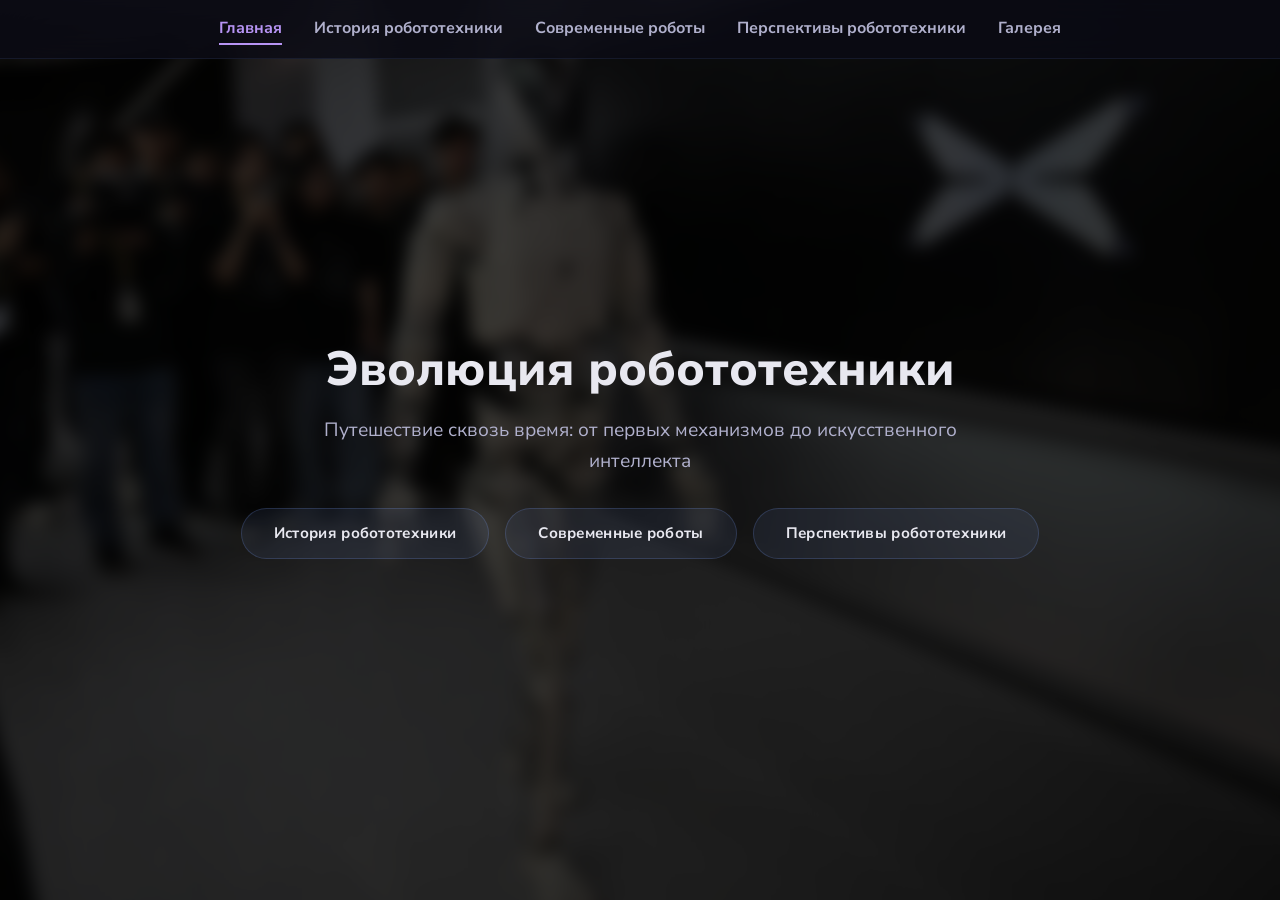
<file: index.html>
<!DOCTYPE html>
<html lang="ru">
<head>
    <meta charset="UTF-8">
    <meta name="viewport" content="width=device-width, initial-scale=1.0">
    <title>Эволюция робототехники | Главная</title>
    <link href="https://fonts.googleapis.com/css2?family=Nunito+Sans:opsz,wght@6..12,400;6..12,500;6..12,600;6..12,700;6..12,800;6..12,900&display=swap" rel="stylesheet">
    <link rel="stylesheet" href="css/style.css">
    <style>
        .hero {
            position: relative;
            background: linear-gradient(135deg, rgba(17, 17, 34, 0.6), rgba(10, 10, 20, 0.8));
            overflow: hidden;
        }
        
        .hero::before {
            content: '';
            position: absolute;
            top: 0;
            left: 0;
            right: 0;
            bottom: 0;
            background: linear-gradient(135deg, rgba(0, 0, 0, 0.7), rgba(0, 0, 0, 0.85)),
                        url('images/robot-bg.jpg');
            background-size: cover;
            background-position: center 60%; 
            background-repeat: no-repeat;
            filter: blur(8px);
            transform: scale(1.05);
            z-index: 0;
        }
        
        .hero h1,
        .hero p,
        .hero .btn-group {
            position: relative;
            z-index: 2;
        }
        
        @media (max-width: 768px) {
            .hero::before {
                filter: blur(5px);
                background-position: center 55%;
            }
        }
    </style>
</head>
<body>
    <header>
        <nav>
            <ul class="nav-links">
                <li><a href="index.html">Главная</a></li>
                <li><a href="pages/yesterday.html">История робототехники</a></li>
                <li><a href="pages/today.html">Современные роботы</a></li>
                <li><a href="pages/tomorrow.html">Перспективы робототехники</a></li>
                <li><a href="pages/gallery.html">Галерея</a></li>
            </ul>
            <div class="burger"><span></span><span></span><span></span></div>
        </nav> 
    </header>

    <section class="hero">
        <h1>Эволюция робототехники</h1>
        <p>Путешествие сквозь время: от первых механизмов до искусственного интеллекта</p>
        <div class="btn-group">
            <a href="pages/yesterday.html" class="btn btn-primary">История робототехники</a>
            <a href="pages/today.html" class="btn btn-primary">Современные роботы</a>
            <a href="pages/tomorrow.html" class="btn btn-primary">Перспективы робототехники</a>
        </div>
    </section>
    <script src="js/script.js"></script>
</body>
</html>
</file>
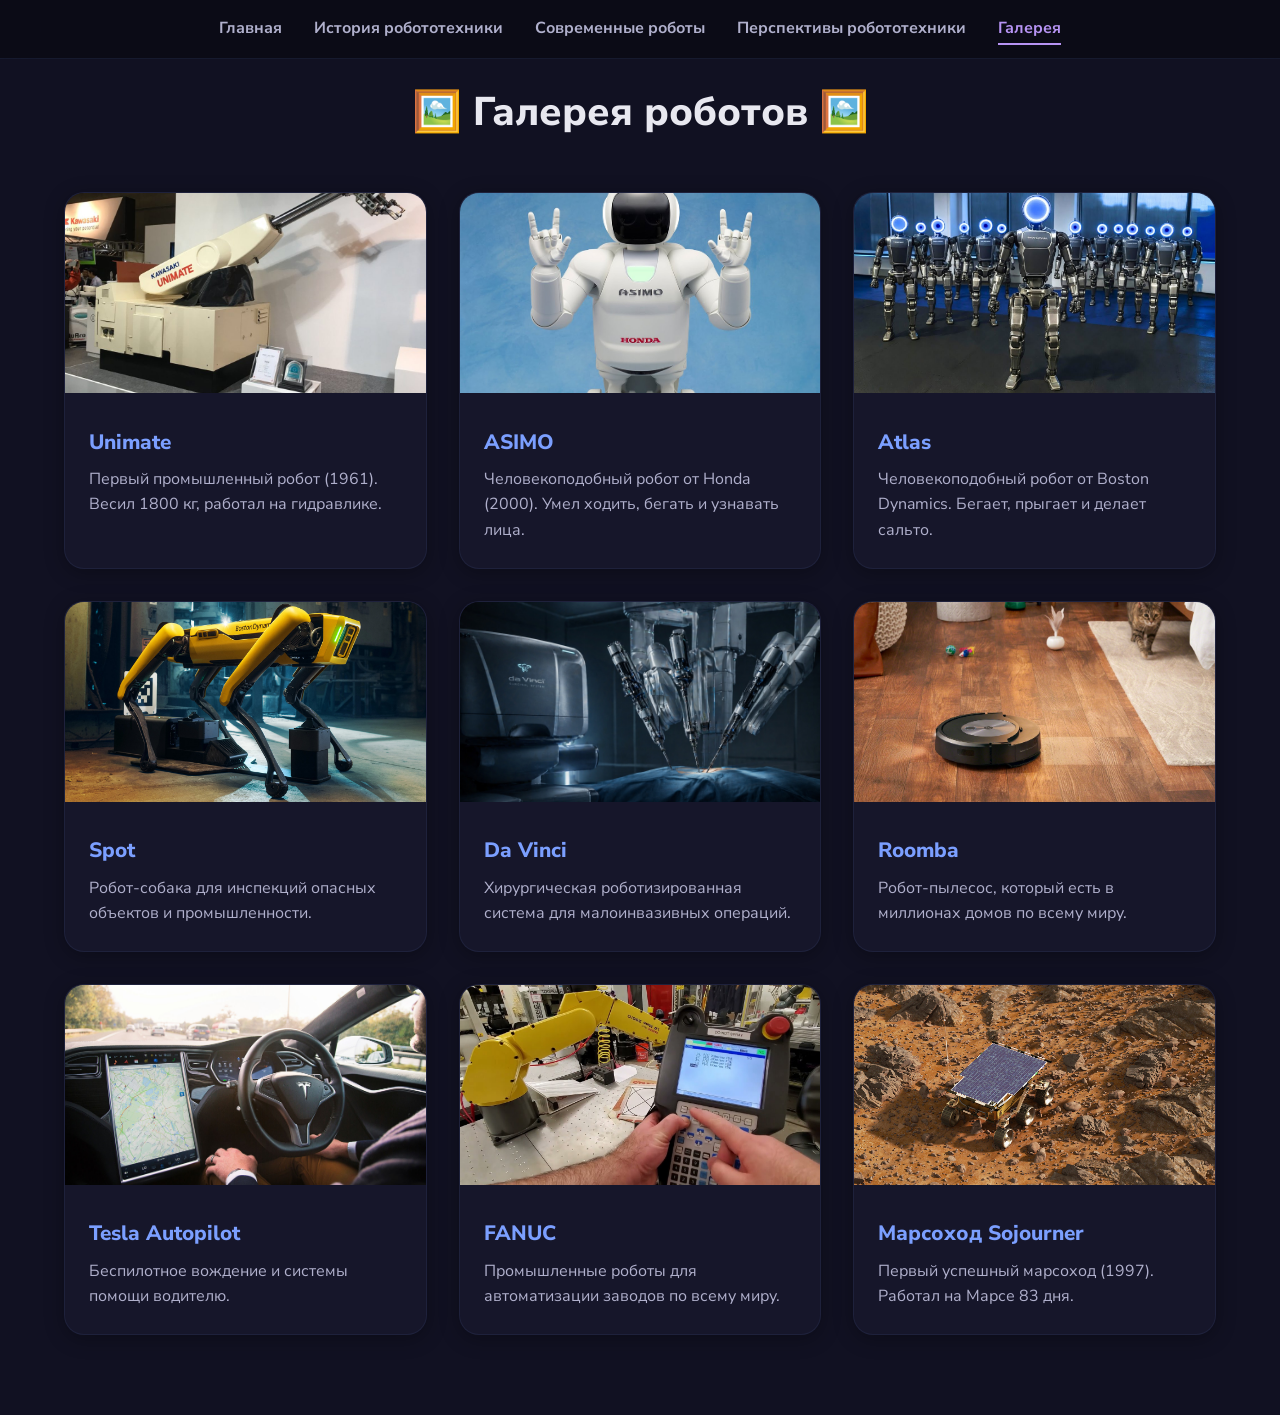
<file: pages/gallery.html>
<!DOCTYPE html>
<html lang="ru">
<head>
    <meta charset="UTF-8">
    <meta name="viewport" content="width=device-width, initial-scale=1.0">
    <title>Галерея роботов</title>
	  <link href="https://fonts.googleapis.com/css2?family=Nunito+Sans:opsz,wght@6..12,400;6..12,500;6..12,600;6..12,700;6..12,800;6..12,900&display=swap" rel="stylesheet">
    <link rel="stylesheet" href="../css/style.css">
</head>
<body>
    <header>
        <nav>
            <ul class="nav-links">
                <li><a href="../index.html">Главная</a></li>
                <li><a href="yesterday.html">История робототехники</a></li>
                <li><a href="today.html">Современные роботы</a></li>
                <li><a href="tomorrow.html">Перспективы робототехники</a></li>
                <li><a href="gallery.html">Галерея</a></li>
            </ul>
            <div class="burger"><span></span><span></span><span></span></div>
        </nav>
    </header>

    <section>
        <h1 class="section-title">🖼️ Галерея роботов 🖼️</h1>
        <div class="cards-grid">
            
            <div class="card" onclick="openModal('../images/unimate.jpg')">
                <img src="../images/unimate.jpg" 
                     alt="Unimate"
                     class="card-img"
                     onerror="this.onerror=null; this.style.display='none'; this.parentElement.querySelector('.card-img-placeholder').style.display='flex';">
                <div class="card-img-placeholder" style="display: none;">🏭🤖</div>
                <h3>Unimate</h3>
                <p>Первый промышленный робот (1961). Весил 1800 кг, работал на гидравлике.</p>
            </div>

            <div class="card" onclick="openModal('../images/asimo.jpg')">
                <img src="../images/asimo.jpg" 
                     alt="ASIMO"
                     class="card-img"
                     onerror="this.onerror=null; this.style.display='none'; this.parentElement.querySelector('.card-img-placeholder').style.display='flex';">
                <div class="card-img-placeholder" style="display: none;">🚶‍♂️🤖</div>
                <h3>ASIMO</h3>
                <p>Человекоподобный робот от Honda (2000). Умел ходить, бегать и узнавать лица.</p>
            </div>

            <div class="card" onclick="openModal('../images/atlas.jpg')">
                <img src="../images/atlas.jpg" 
                     alt="Atlas"
                     class="card-img"
                     onerror="this.onerror=null; this.style.display='none'; this.parentElement.querySelector('.card-img-placeholder').style.display='flex';">
                <div class="card-img-placeholder" style="display: none;">🏃🤖</div>
                <h3>Atlas</h3>
                <p>Человекоподобный робот от Boston Dynamics. Бегает, прыгает и делает сальто.</p>
            </div>

            <div class="card" onclick="openModal('../images/spot.jpeg')">
                <img src="../images/spot.jpeg" 
                     alt="Spot"
                     class="card-img"
                     onerror="this.onerror=null; this.style.display='none'; this.parentElement.querySelector('.card-img-placeholder').style.display='flex';">
                <div class="card-img-placeholder" style="display: none;">🐕🤖</div>
                <h3>Spot</h3>
                <p>Робот-собака для инспекций опасных объектов и промышленности.</p>
            </div>

            <div class="card" onclick="openModal('../images/davinci.jpg')">
                <img src="../images/davinci.jpg" 
                     alt="Da Vinci"
                     class="card-img"
                     onerror="this.onerror=null; this.style.display='none'; this.parentElement.querySelector('.card-img-placeholder').style.display='flex';">
                <div class="card-img-placeholder" style="display: none;">🏥🩺</div>
                <h3>Da Vinci</h3>
                <p>Хирургическая роботизированная система для малоинвазивных операций.</p>
            </div>

            <div class="card" onclick="openModal('../images/roomba.jpg')">
                <img src="../images/roomba.jpg" 
                     alt="Roomba"
                     class="card-img"
                     onerror="this.onerror=null; this.style.display='none'; this.parentElement.querySelector('.card-img-placeholder').style.display='flex';">
                <div class="card-img-placeholder" style="display: none;">🧹🏠</div>
                <h3>Roomba</h3>
                <p>Робот-пылесос, который есть в миллионах домов по всему миру.</p>
            </div>

            <div class="card" onclick="openModal('../images/tesla.jpg')">
                <img src="../images/tesla.jpg" 
                     alt="Tesla"
                     class="card-img"
                     onerror="this.onerror=null; this.style.display='none'; this.parentElement.querySelector('.card-img-placeholder').style.display='flex';">
                <div class="card-img-placeholder" style="display: none;">🚗⚡</div>
                <h3>Tesla Autopilot</h3>
                <p>Беспилотное вождение и системы помощи водителю.</p>
            </div>

            <div class="card" onclick="openModal('../images/fanuc.jpg')">
                <img src="../images/fanuc.jpg" 
                     alt="FANUC"
                     class="card-img"
                     onerror="this.onerror=null; this.style.display='none'; this.parentElement.querySelector('.card-img-placeholder').style.display='flex';">
                <div class="card-img-placeholder" style="display: none;">🏭⚙️</div>
                <h3>FANUC</h3>
                <p>Промышленные роботы для автоматизации заводов по всему миру.</p>
            </div>

            <div class="card" onclick="openModal('../images/mars-rover.jpg')">
                <img src="../images/mars-rover.jpg" 
                     alt="Mars Rover"
                     class="card-img"
                     onerror="this.onerror=null; this.style.display='none'; this.parentElement.querySelector('.card-img-placeholder').style.display='flex';">
                <div class="card-img-placeholder" style="display: none;">🪐🚀</div>
                <h3>Марсоход Sojourner</h3>
                <p>Первый успешный марсоход (1997). Работал на Марсе 83 дня.</p>
            </div>

        </div>
    </section>

    <div id="modal" class="modal" onclick="closeModal()">
        <span class="modal-close">&times;</span>
        <img id="modal-img" src="[data-uri]" alt="Изображение робота">
    </div> 
    <script src="../js/script.js"></script>
</body>
</html>
</file>
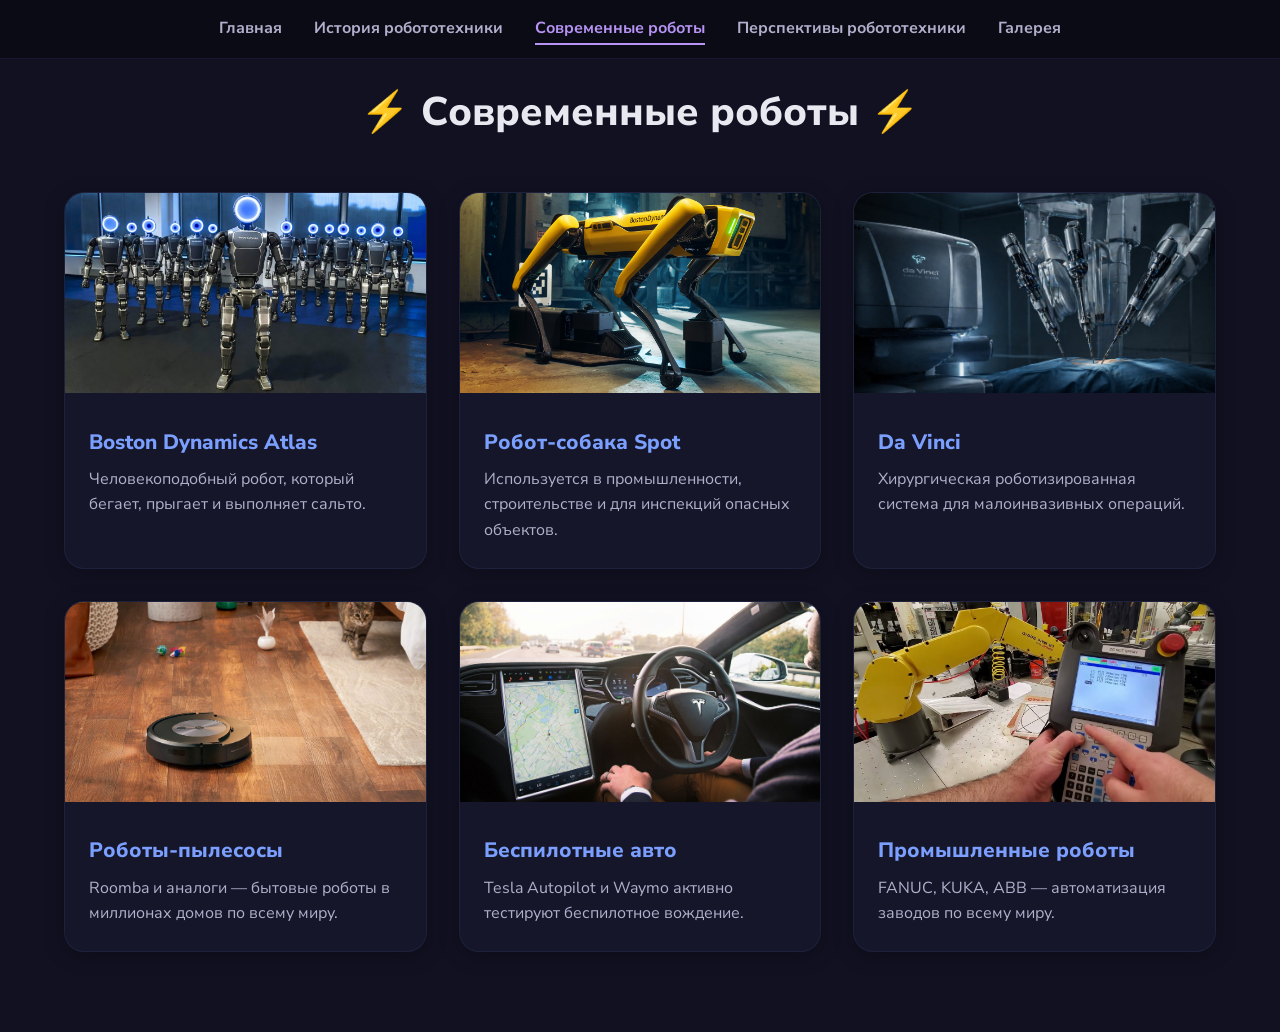
<file: pages/today.html>
<!DOCTYPE html>
<html lang="ru">
<head>
    <meta charset="UTF-8">
    <meta name="viewport" content="width=device-width, initial-scale=1.0">
    <title>Современные роботы</title>
	 <link href="https://fonts.googleapis.com/css2?family=Nunito+Sans:opsz,wght@6..12,400;6..12,500;6..12,600;6..12,700;6..12,800;6..12,900&display=swap" rel="stylesheet">
    <link rel="stylesheet" href="../css/style.css">
    <style>
        .card-img-placeholder {
            width: 100%;
            height: 200px;
            background: linear-gradient(135deg, #1e2a3a, #0f1724);
            display: flex;
            align-items: center;
            justify-content: center;
            font-size: 4rem;
            color: #7b9fff;
            border-bottom: 1px solid rgba(123, 159, 255, 0.2);
        }
    </style>
</head>
<body>
    <header>
        <nav>
            <ul class="nav-links">
                <li><a href="../index.html">Главная</a></li>
                <li><a href="yesterday.html">История робототехники</a></li>
                <li><a href="today.html">Современные роботы</a></li>
                <li><a href="tomorrow.html">Перспективы робототехники</a></li>
                <li><a href="gallery.html">Галерея</a></li>
            </ul>
            <div class="burger"><span></span><span></span><span></span></div>
        </nav>
    </header>

    <section>
       <h1 class="visually-hidden">Современные роботы</h1>
		<h2 class="section-title">⚡ Современные роботы ⚡</h2>
        <div class="cards-grid">
            <div class="card">
                <img src="../images/atlas.jpg" 
                     alt="Atlas" 
                     class="card-img"
                     onerror="this.onerror=null; this.parentElement.querySelector('.fallback-icon-1')?.style.display='flex'; this.style.display='none';">
                <div class="card-img-placeholder fallback-icon-1" style="display: none;">🤖🏃</div>
                <h3>Boston Dynamics Atlas</h3>
                <p>Человекоподобный робот, который бегает, прыгает и выполняет сальто.</p>
            </div>
            
            <div class="card">
                <img src="../images/spot.jpeg" 
                     alt="Spot" 
                     class="card-img"
                     onerror="this.onerror=null; this.parentElement.querySelector('.fallback-icon-2')?.style.display='flex'; this.style.display='none';">
                <div class="card-img-placeholder fallback-icon-2" style="display: none;">🐕🤖</div>
                <h3>Робот-собака Spot</h3>
                <p>Используется в промышленности, строительстве и для инспекций опасных объектов.</p>
            </div>
            
            <div class="card">
                <img src="../images/davinci.jpg" 
                     alt="Da Vinci" 
                     class="card-img"
                     onerror="this.onerror=null; this.parentElement.querySelector('.fallback-icon-3')?.style.display='flex'; this.style.display='none';">
                <div class="card-img-placeholder fallback-icon-3" style="display: none;">🏥🩺</div>
                <h3>Da Vinci</h3>
                <p>Хирургическая роботизированная система для малоинвазивных операций.</p>
            </div>
            
            <div class="card">
                <img src="../images/roomba.jpg" 
                     alt="Roomba" 
                     class="card-img"
                     onerror="this.onerror=null; this.parentElement.querySelector('.fallback-icon-4')?.style.display='flex'; this.style.display='none';">
                <div class="card-img-placeholder fallback-icon-4" style="display: none;">🧹🏠</div>
                <h3>Роботы-пылесосы</h3>
                <p>Roomba и аналоги — бытовые роботы в миллионах домов по всему миру.</p>
            </div>
            
            <div class="card">
                <img src="../images/tesla.jpg" 
                     alt="Tesla" 
                     class="card-img"
                     onerror="this.onerror=null; this.parentElement.querySelector('.fallback-icon-5')?.style.display='flex'; this.style.display='none';">
                <div class="card-img-placeholder fallback-icon-5" style="display: none;">🚗⚡</div>
                <h3>Беспилотные авто</h3>
                <p>Tesla Autopilot и Waymo активно тестируют беспилотное вождение.</p>
            </div>
            
            <div class="card">
                <img src="../images/fanuc.jpg" 
                     alt="FANUC" 
                     class="card-img"
                     onerror="this.onerror=null; this.parentElement.querySelector('.fallback-icon-6')?.style.display='flex'; this.style.display='none';">
                <div class="card-img-placeholder fallback-icon-6" style="display: none;">🏭⚙️</div>
                <h3>Промышленные роботы</h3>
                <p>FANUC, KUKA, ABB — автоматизация заводов по всему миру.</p>
            </div>
        </div>
    </section> 
    <script src="../js/script.js"></script>
</body>
</html>
</file>
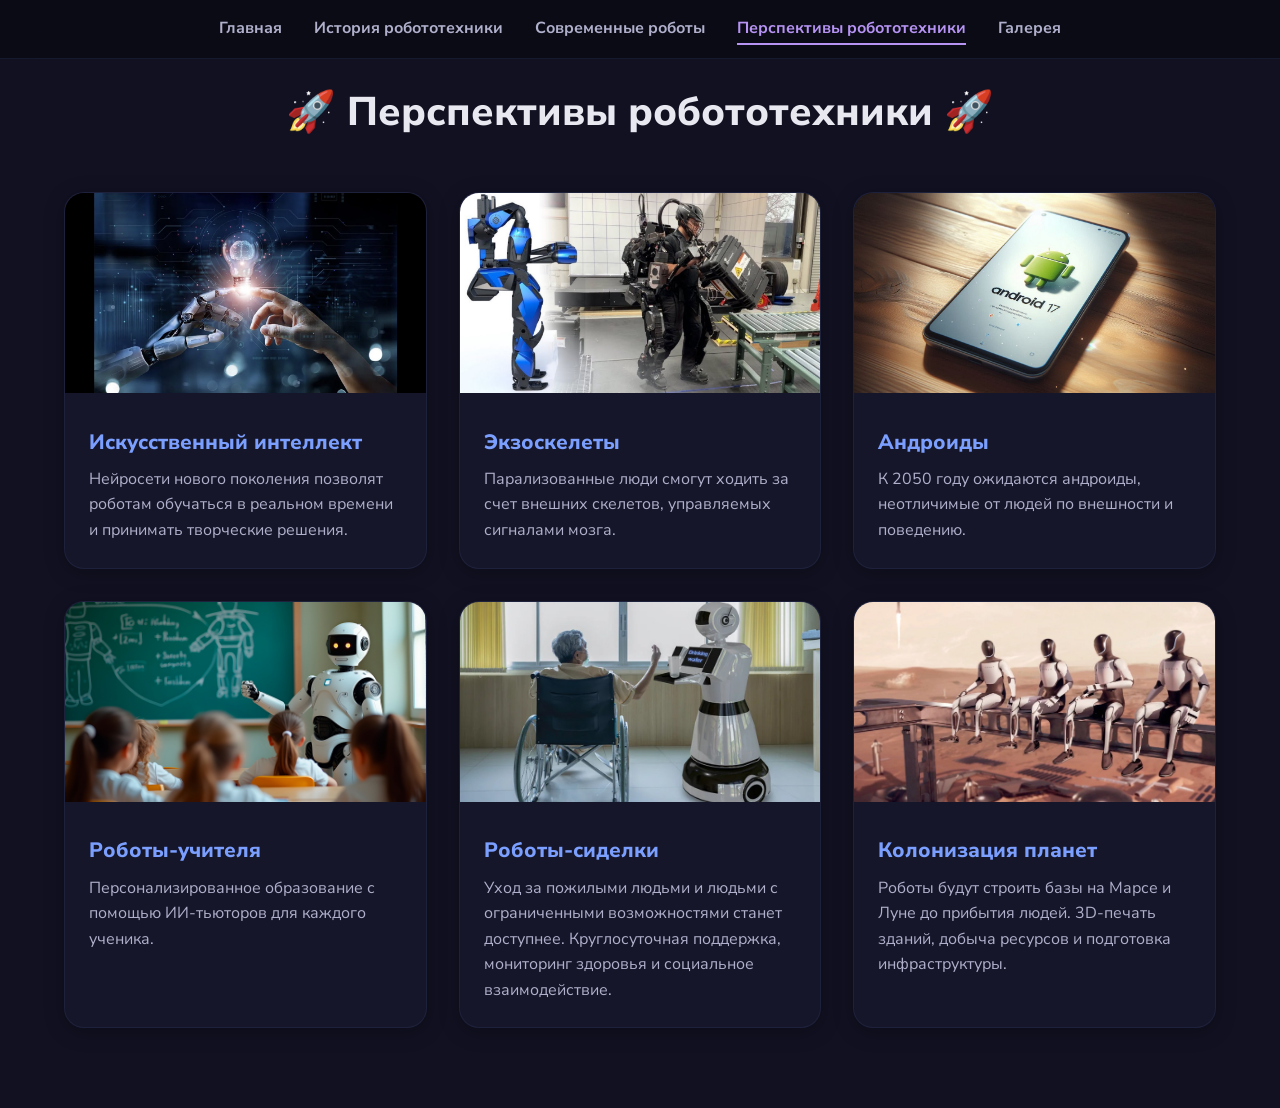
<file: pages/tomorrow.html>
<!DOCTYPE html>
<html lang="ru">
<head>
    <meta charset="UTF-8">
    <meta name="viewport" content="width=device-width, initial-scale=1.0">
    <title>Перспективы робототехники</title>
	 <link href="https://fonts.googleapis.com/css2?family=Nunito+Sans:opsz,wght@6..12,400;6..12,500;6..12,600;6..12,700;6..12,800;6..12,900&display=swap" rel="stylesheet">
    <link rel="stylesheet" href="../css/style.css">
</head>
<body>
    <header>
        <nav>
            <ul class="nav-links">
                <li><a href="../index.html">Главная</a></li>
                <li><a href="yesterday.html">История робототехники</a></li>
                <li><a href="today.html">Современные роботы</a></li>
                <li><a href="tomorrow.html">Перспективы робототехники</a></li>
                <li><a href="gallery.html">Галерея</a></li>
            </ul>
            <div class="burger"><span></span><span></span><span></span></div>
        </nav>
    </header>

    <section>
        <h1 class="section-title">🚀 Перспективы робототехники 🚀 </h1>
        <div class="cards-grid">
            <div class="card">
                <img src="../images/ai-future.jpg" alt="AI" class="card-img">
                <h3>Искусственный интеллект</h3>
                <p>Нейросети нового поколения позволят роботам обучаться в реальном времени и принимать творческие решения.</p>
            </div>
            <div class="card">
                <img src="../images/exoskeleton.jpg" alt="Exoskeleton" class="card-img">
                <h3>Экзоскелеты</h3>
                <p>Парализованные люди смогут ходить за счет внешних скелетов, управляемых сигналами мозга.</p>
            </div>
            <div class="card">
                <img src="../images/android.jpeg" alt="Android" class="card-img">
                <h3>Андроиды</h3>
                <p>К 2050 году ожидаются андроиды, неотличимые от людей по внешности и поведению.</p>
            </div>
            <div class="card">
                <img src="../images/robot-teacher.jpg" alt="Robot Teacher" class="card-img">
                <h3>Роботы-учителя</h3>
                <p>Персонализированное образование с помощью ИИ-тьюторов для каждого ученика.</p>
            </div>
            
 
            <div class="card">
                <img src="../images/care-robot.jpg" 
                     alt="Робот-сиделка" 
                     class="card-img"
                     onerror="this.onerror=null; this.parentElement.querySelector('.fallback-icon')?.style.display='flex'; this.style.display='none';">
                <div class="card-img-placeholder fallback-icon" style="display: none;">🩺🤖</div>
                <h3>Роботы-сиделки</h3>
                <p>Уход за пожилыми людьми и людьми с ограниченными возможностями станет доступнее. Круглосуточная поддержка, мониторинг здоровья и социальное взаимодействие.</p>
            </div>
            
 
            <div class="card">
                <img src="../images/space-colony.jpg" 
                     alt="Роботы строят базу на Марсе" 
                     class="card-img"
                     onerror="this.onerror=null; this.parentElement.querySelector('.fallback-icon-space')?.style.display='flex'; this.style.display='none';">
                <div class="card-img-placeholder fallback-icon-space" style="display: none;">🚀🪐</div>
                <h3>Колонизация планет</h3>
                <p>Роботы будут строить базы на Марсе и Луне до прибытия людей. 3D-печать зданий, добыча ресурсов и подготовка инфраструктуры.</p>
            </div>
        </div> 
    </section>
    <script src="../js/script.js"></script>
</body>
</html>
</file>
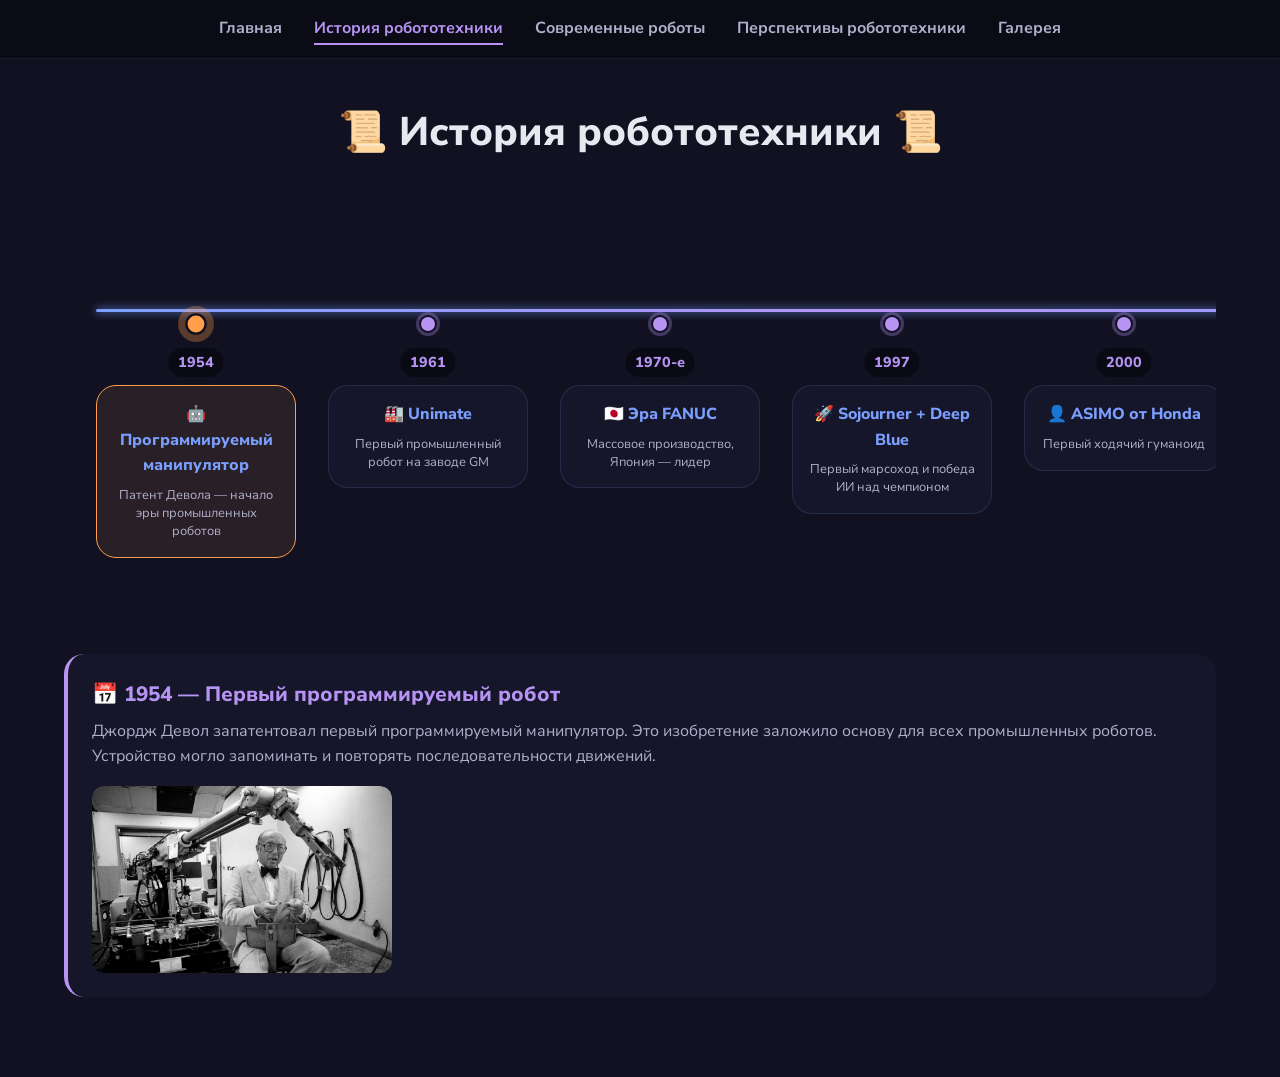
<file: pages/yesterday.html>
<!DOCTYPE html>
<html lang="ru">
<head>
    <meta charset="UTF-8">
    <meta name="viewport" content="width=device-width, initial-scale=1.0">
    <title>История робототехники | Интерактивная шкала</title>
    <link href="https://fonts.googleapis.com/css2?family=Nunito+Sans:opsz,wght@6..12,400;6..12,500;6..12,600;6..12,700;6..12,800;6..12,900&display=swap" rel="stylesheet">
    <link rel="stylesheet" href="../css/style.css">
    <style>
        .card-img {
            width: 100%;
            height: auto;
            aspect-ratio: 16 / 9;
            object-fit: cover;
            display: block;
        }
        
        .cards-grid {
            display: grid;
            grid-template-columns: repeat(auto-fit, minmax(320px, 1fr));
            gap: 2rem;
            margin-top: 2rem;
        }
        
        .card {
            background: var(--bg-card);
            border-radius: var(--radius-md);
            overflow: hidden;
            border: 1px solid rgba(123, 159, 255, 0.08);
            box-shadow: var(--shadow-soft);
            transition: var(--transition-base);
        }
        
        .card:hover {
            transform: translateY(-5px);
            border-color: var(--accent-soft);
            box-shadow: var(--shadow-hover);
        }
        
        .card h3 {
            padding: 1.2rem 1.2rem 0.5rem;
            color: var(--accent-warm);
            font-size: 1.3rem;
        }
        
        .card p {
            padding: 0 1.2rem 1.2rem;
            color: var(--text-secondary);
        }
        
        /* СТИЛИ ДЛЯ ШКАЛЫ */
        .timeline-scroll {
            position: relative;
            overflow-x: auto;
            overflow-y: visible;
            padding: 2rem 0 3rem;
            cursor: grab;
            scroll-behavior: smooth;
        }
        
        .timeline-scroll:active {
            cursor: grabbing;
        }
        
        .timeline-track {
            position: relative;
            width: max-content;
            min-width: 100%;
            display: flex;
            gap: 2rem;
            padding: 1rem 2rem;
        }
        
        .timeline-axis {
            position: absolute;
            top: 65px;
            left: 2rem;
            right: 2rem;
            height: 3px;
            background: linear-gradient(90deg, var(--accent-soft), var(--accent-warm), var(--accent-soft));
            border-radius: 3px;
            box-shadow: 0 0 8px var(--accent-soft);
        }
        
        .timeline-node {
            position: relative;
            flex: 0 0 auto;
            width: 200px;
            cursor: pointer;
        }
        
        .node-dot {
            position: absolute;
            top: 55px;
            left: 50%;
            transform: translateX(-50%);
            width: 18px;
            height: 18px;
            background: var(--accent-warm);
            border: 2px solid var(--bg-dark);
            border-radius: 50%;
            box-shadow: 0 0 0 3px rgba(183, 148, 244, 0.3);
            transition: var(--transition-fast);
            z-index: 2;
        }
        
        .timeline-node:hover .node-dot {
            transform: translateX(-50%) scale(1.3);
            background: var(--accent-soft);
            box-shadow: 0 0 0 5px rgba(123, 159, 255, 0.4);
        }
        
        .node-year {
            position: absolute;
            top: 88px;
            left: 50%;
            transform: translateX(-50%);
            font-weight: 800;
            font-size: 0.9rem;
            background: var(--bg-deep);
            padding: 0.2rem 0.6rem;
            border-radius: 20px;
            white-space: nowrap;
            color: var(--accent-warm);
            z-index: 2;
        }
        
        .node-card {
            margin-top: 125px;
            background: var(--bg-card);
            border-radius: var(--radius-md);
            padding: 1rem;
            text-align: center;
            border: 1px solid rgba(123, 159, 255, 0.15);
            transition: var(--transition-base);
        }
        
        .timeline-node:hover .node-card {
            transform: translateY(-5px);
            background: var(--bg-card-hover);
            border-color: var(--accent-soft);
            box-shadow: var(--shadow-hover);
        }
        
        .node-title {
            font-weight: 800;
            font-size: 1rem;
            color: var(--accent-soft);
            margin-bottom: 0.5rem;
        }
        
        .node-desc {
            font-size: 0.8rem;
            color: var(--text-secondary);
            line-height: 1.4;
        }
        
        .timeline-node.active .node-dot {
            background: #ff9f4a;
            box-shadow: 0 0 0 6px rgba(255, 159, 74, 0.3);
            transform: translateX(-50%) scale(1.2);
        }
        
        .timeline-node.active .node-card {
            border-color: #ff9f4a;
            background: rgba(255, 159, 74, 0.1);
        }
        
        /* ДЕТАЛЬНАЯ ПАНЕЛЬ С КАРТИНКОЙ */
        .timeline-detail {
            margin-top: 2rem;
            padding: 1.5rem;
            background: var(--bg-card);
            border-radius: var(--radius-md);
            border-left: 4px solid var(--accent-warm);
            transition: var(--transition-base);
        }
        
        .timeline-detail h3 {
            color: var(--accent-warm);
            margin-bottom: 0.5rem;
        }
        
        .timeline-detail p {
            color: var(--text-secondary);
            margin-bottom: 1rem;
        }
        
        .detail-image {
            margin-top: 1rem;
            border-radius: var(--radius-sm);
            overflow: hidden;
            max-width: 300px;
        }
        
        .detail-image img {
            width: 100%;
            height: auto;
            display: block;
            border-radius: var(--radius-sm);
        }
        
        .timeline-scroll::-webkit-scrollbar {
            height: 6px;
        }
        
        .timeline-scroll::-webkit-scrollbar-track {
            background: var(--bg-deep);
            border-radius: 10px;
        }
        
        .timeline-scroll::-webkit-scrollbar-thumb {
            background: var(--accent-soft);
            border-radius: 10px;
        }
        
        @media (max-width: 768px) {
            .timeline-node {
                width: 170px;
            }
        }
    </style>
</head>
<body>
    <header> 
        <nav>
            <ul class="nav-links">
                <li><a href="../index.html">Главная</a></li>
                <li><a href="yesterday.html" class="active">История робототехники</a></li>
                <li><a href="today.html">Современные роботы</a></li>
                <li><a href="tomorrow.html">Перспективы робототехники</a></li>
                <li><a href="gallery.html">Галерея</a></li>
            </ul>
            <div class="burger"><span></span><span></span><span></span></div>
        </nav>
    </header>

    <section style="padding-top: 100px;">
        <h1 class="section-title">📜 История робототехники 📜</h1>

        <!-- ИНТЕРАКТИВНАЯ ШКАЛА -->
        <div class="timeline-scroll" id="timelineScroll">
            <div class="timeline-track" id="timelineTrack">
                <div class="timeline-axis"></div>
                
               <div class="timeline-node" data-year="1954" data-title="Первый программируемый робот" data-full="Джордж Девол запатентовал первый программируемый манипулятор. Это изобретение заложило основу для всех промышленных роботов. Устройство могло запоминать и повторять последовательности движений." data-img="../images/devoll-patent.jpg">
				<div class="node-dot"></div>
				<div class="node-year">1954</div>
				<div class="node-card">
					<div class="node-title">🤖 Программируемый манипулятор</div>
					<div class="node-desc">Патент Девола — начало эры промышленных роботов</div>
				</div>
			</div>
                
                <div class="timeline-node" data-year="1961" data-title="Unimate" data-full="Первый промышленный робот Unimate был установлен на заводе General Motors. Робот весил 1800 кг, работал на гидравлике и занимался литьем под давлением. Он стал символом автоматизации производства." data-img="../images/unimate.jpg">
                    <div class="node-dot"></div>
                    <div class="node-year">1961</div>
                    <div class="node-card">
                        <div class="node-title">🏭 Unimate</div>
                        <div class="node-desc">Первый промышленный робот на заводе GM</div>
                    </div>
                </div>
                
                <div class="timeline-node" data-year="1970" data-title="Расцвет промышленной робототехники" data-full="Компания FANUC начала массовое производство промышленных роботов. Япония становится мировым лидером в роботостроении. Роботы начали активно использоваться в автомобилестроении и электронике." data-img="../images/fanuc.jpg">
                    <div class="node-dot"></div>
                    <div class="node-year">1970-е</div>
                    <div class="node-card">
                        <div class="node-title">🇯🇵 Эра FANUC</div>
                        <div class="node-desc">Массовое производство, Япония — лидер</div>
                    </div>
                </div>
                
                <div class="timeline-node" data-year="1997" data-title="Марсоход и шахматы" data-full="Марсоход Sojourner совершил посадку на Марс, проработав 83 дня. В том же году суперкомпьютер Deep Blue от IBM победил чемпиона мира Гарри Каспарова в шахматы — триумф искусственного интеллекта." data-img="../images/mars-rover.jpg">
                    <div class="node-dot"></div>
                    <div class="node-year">1997</div>
                    <div class="node-card">
                        <div class="node-title">🚀 Sojourner + Deep Blue</div>
                        <div class="node-desc">Первый марсоход и победа ИИ над чемпионом</div>
                    </div>
                </div>
                
                <div class="timeline-node" data-year="2000" data-title="ASIMO" data-full="Honda представила ASIMO — первого человекоподобного робота, способного ходить, бегать и подниматься по лестнице. ASIMO умел узнавать лица, голоса и жесты, стал символом гуманоидной робототехники." data-img="../images/asimo.jpg">
                    <div class="node-dot"></div>
                    <div class="node-year">2000</div>
                    <div class="node-card">
                        <div class="node-title">👤 ASIMO от Honda</div>
                        <div class="node-desc">Первый ходячий гуманоид</div>
                    </div>
                </div>
                
                <div class="timeline-node" data-year="2011" data-title="Watson" data-full="Суперкомпьютер IBM Watson победил людей в игре Jeopardy!. Watson демонстрировал понимание естественного языка и стал предтечей современных ИИ-ассистентов." data-img="../images/watson.webp">
                    <div class="node-dot"></div>
                    <div class="node-year">2011</div>
                    <div class="node-card">
                        <div class="node-title">🧠 IBM Watson</div>
                        <div class="node-desc">ИИ побеждает в Jeopardy!</div>
                    </div>
                </div>
                
                <div class="timeline-node" data-year="2020" data-title="Роботы-андроиды" data-full="Boston Dynamics выпускает Atlas — самого продвинутого гуманоидного робота, способного делать сальто. Роботы-доставщики, хирургические роботы (da Vinci) и дроны становятся обыденностью." data-img="../images/atlas.jpg">
                    <div class="node-dot"></div>
                    <div class="node-year">2020+</div>
                    <div class="node-card">
                        <div class="node-title">🤸 Atlas и современность</div>
                        <div class="node-desc">Роботы-андроиды, ИИ, автоматизация</div>
                    </div>
                </div>
            </div>
        </div>

        <!-- ДЕТАЛЬНАЯ ПАНЕЛЬ — здесь появляется текст + картинка после клика -->
        <div class="timeline-detail" id="timelineDetail">
            <h3>👆 Нажмите на любое событие</h3>
            <p>Кликните по карточке или кружку на временной шкале, чтобы увидеть подробное описание и иллюстрацию.</p>
        </div>


    <script>
        // бургер-меню
        const burger = document.querySelector('.burger');
        const navLinks = document.querySelector('.nav-links');
        if (burger) {
            burger.addEventListener('click', () => {
                navLinks.classList.toggle('active');
            });
        }

        // ИНТЕРАКТИВНАЯ ШКАЛА — картинка появляется ТОЛЬКО под текстом после клика
        const nodes = document.querySelectorAll('.timeline-node');
        const detailPanel = document.getElementById('timelineDetail');

        function updateDetail(year, title, fullDesc, imgSrc) {
            let imageHtml = '';
            if (imgSrc) {
                imageHtml = `
                    <div class="detail-image">
                        <img src="${imgSrc}" alt="${title}" onerror="this.onerror=null; this.parentElement.style.display='none'">
                    </div>
                `;
            }
            detailPanel.innerHTML = `
                <h3>📅 ${year} — ${title}</h3>
                <p>${fullDesc}</p>
                ${imageHtml}
            `;
        }

        nodes.forEach(node => {
            node.addEventListener('click', (e) => {
                e.stopPropagation();
                nodes.forEach(n => n.classList.remove('active'));
                node.classList.add('active');
                
                const year = node.getAttribute('data-year');
                const title = node.getAttribute('data-title');
                const fullDesc = node.getAttribute('data-full');
                const imgSrc = node.getAttribute('data-img');
                updateDetail(year, title, fullDesc, imgSrc);
                
                detailPanel.scrollIntoView({ behavior: 'smooth', block: 'nearest' });
            });
        });

        // активируем первое событие при загрузке
        if (nodes.length > 0) {
            nodes[0].classList.add('active');
            updateDetail(
                nodes[0].getAttribute('data-year'),
                nodes[0].getAttribute('data-title'),
                nodes[0].getAttribute('data-full'),
                nodes[0].getAttribute('data-img')
            );
        }

        // горизонтальный скролл мышкой
        const scrollContainer = document.getElementById('timelineScroll');
        if (scrollContainer) {
            let isDown = false;
            let startX;
            let scrollLeft;
            
            scrollContainer.addEventListener('mousedown', (e) => {
                isDown = true;
                scrollContainer.style.cursor = 'grabbing';
                startX = e.pageX - scrollContainer.offsetLeft;
                scrollLeft = scrollContainer.scrollLeft;
            });
            
            scrollContainer.addEventListener('mouseleave', () => {
                isDown = false;
                scrollContainer.style.cursor = 'grab';
            });
            
            scrollContainer.addEventListener('mouseup', () => {
                isDown = false;
                scrollContainer.style.cursor = 'grab';
            });
            
            scrollContainer.addEventListener('mousemove', (e) => {
                if (!isDown) return;
                e.preventDefault();
                const x = e.pageX - scrollContainer.offsetLeft;
                const walk = (x - startX) * 1.5;
                scrollContainer.scrollLeft = scrollLeft - walk;
            });
        }
    </script>
</body>
</html>
</file>
<file: css/style.css>
/* ========================================
   ОСНОВА И ПЕРЕМЕННЫЕ
   ======================================== */
:root {
  --bg-deep: #0a0a14;
  --bg-dark: #111122;
  --bg-card: #16162a;
  --bg-card-hover: #1e1e38;
  
  --accent-soft: #7b9fff;
  --accent-warm: #b794f4;
  --accent-glow: rgba(123, 159, 255, 0.1);
  
  --text-primary: #e8e8f0;
  --text-secondary: #b0b0cc;
  --text-muted: #70708a;
  
  --radius-sm: 12px;
  --radius-md: 20px;
  --radius-lg: 40px;
  
  --transition-fast: 0.2s;
  --transition-base: 0.3s;
  --transition-slow: 0.4s;
  
  --shadow-soft: 0 4px 20px rgba(0, 0, 0, 0.3);
  --shadow-hover: 0 8px 30px rgba(0, 0, 0, 0.4);
}

@import url('https://fonts.googleapis.com/css2?family=Nunito+Sans:opsz,wght@6..12,400;6..12,500;6..12,600;6..12,700;6..12,800;6..12,900&display=swap');

* {
  margin: 0;
  padding: 0;
  box-sizing: border-box;
}

body {
  font-family: 'Nunito Sans', sans-serif;
  background: var(--bg-dark);
  color: var(--text-primary);
  line-height: 1.6;
  font-size: 16px;
}

h1, h2, h3, h4, h5, h6 {
  font-family: 'Nunito Sans', sans-serif;
  font-weight: 800;
  color: var(--text-primary);
}

p, span, li {
  color: var(--text-secondary);
}

/* ========================================
   ШАПКА
   ======================================== */
header {
  background: rgba(10, 10, 20, 0.8);
  backdrop-filter: blur(20px);
  position: fixed;
  width: 100%;
  top: 0;
  z-index: 1000;
  border-bottom: 1px solid rgba(123, 159, 255, 0.1);
}

nav {
  display: flex;
  justify-content: center;
  align-items: center;
  padding: 1rem 5%;
  max-width: 1400px;
  margin: 0 auto;
  position: relative;
}

.nav-links {
  display: flex;
  gap: 2rem;
  list-style: none;
}

.nav-links a {
  color: var(--text-secondary);
  text-decoration: none;
  font-weight: 700;
  transition: var(--transition-base);
}



/* ========================================
   БУРГЕР-МЕНЮ
   ======================================== */
.burger {
  display: none;
}

.burger span {
  width: 28px;
  height: 2.5px;
  background: var(--accent-soft);
  border-radius: 3px;
}

/* ========================================
   ПРИВЕТСТВЕННЫЙ БЛОК
   ======================================== */
.hero {
  min-height: 100vh;
  display: flex;
  flex-direction: column;
  justify-content: center;
  align-items: center;
  text-align: center;
  background: linear-gradient(135deg, #111122 0%, #0a0a14 100%);
  /* Убираем padding: 0 1rem; — это нормально, но главное: */
  max-width: 100%;        /* Добавьте — переопределяем max-width из section */
  padding: 0 1rem;        /* Оставляем только боковые отступы для текста */
  margin: 0;              /* Убираем margin: 0 auto */
}

.hero h1 {
  font-size: 3rem;
  margin-bottom: 1rem;
  color: var(--text-primary);
  line-height: 1.2;
}

.hero p {
  font-size: 1.2rem;
  max-width: 650px;
  color: var(--text-secondary);
}

.btn-group {
  display: flex;
  gap: 1rem;
  margin-top: 2rem;
  flex-wrap: wrap;
  justify-content: center;
}

.btn {
  padding: 0.75rem 2rem;
  border-radius: var(--radius-lg);
  text-decoration: none;
  font-weight: 700;
  font-size: 0.95rem;
  letter-spacing: 0.3px;
  transition: var(--transition-base);
}

.btn-primary {
  background: rgba(123, 159, 255, 0.08);
  color: var(--text-primary);
  border: 1px solid rgba(123, 159, 255, 0.2);
}

.btn-primary:hover {
  background: rgba(123, 159, 255, 0.15);
  border-color: rgba(183, 148, 244, 0.5);
  color: #fff;
  transform: translateY(-2px);
  box-shadow: 0 6px 20px rgba(123, 159, 255, 0.12);
}

/* ========================================
   СЕКЦИИ
   ======================================== */
section {
  padding: 5rem 5%;
  max-width: 1400px;
  margin: 0 auto;
}

.section-title {
  font-size: 2.5rem;
  text-align: center;
  margin-bottom: 3rem;
  color: var(--text-primary);
}


/* ========================================
   КАРТОЧКИ
   ======================================== */
.cards-grid {
  display: grid;
  grid-template-columns: repeat(auto-fit, minmax(300px, 1fr));
  gap: 2rem;
}

.card {
  background: var(--bg-card);
  border-radius: var(--radius-md);
  overflow: hidden;
  border: 1px solid rgba(123, 159, 255, 0.08);
  box-shadow: var(--shadow-soft);
  transition: var(--transition-base);
}

.card:hover {
  transform: translateY(-5px);
  border-color: rgba(123, 159, 255, 0.15);
  box-shadow: var(--shadow-hover);
}

.card-img {
  width: 100%;
  height: 200px;
  object-fit: cover;
}

.card h3 {
  padding: 1.5rem 1.5rem 0.5rem;
  color: var(--accent-soft);
  font-size: 1.3rem;
}

.card p {
  padding: 0 1.5rem 1.5rem;
  color: var(--text-secondary);
}

/* ========================================
   ТАЙМЛАЙН
   ======================================== */
.timeline {
  position: relative;
  padding: 2rem 0;
  overflow: visible;
}

.timeline::before {
  content: '';
  position: absolute;
  left: 50%;
  top: 0;
  width: 3px;
  height: 100%;
  background: linear-gradient(180deg, #b794f4, #7b9fff);
  transform: translateX(-50%);
  z-index: 1;
}

.timeline-item {
  display: flex;
  justify-content: flex-end;
  padding-right: 50%;
  margin-bottom: 2rem;
  position: relative;
  z-index: 2;
}

.timeline-item:nth-child(even) {
  justify-content: flex-start;
  padding-right: 0;
  padding-left: 50%;
}

.timeline-item::before {
  content: '';
  position: absolute;
  left: 50%;
  top: 1.5rem;
  width: 14px;
  height: 14px;
  background: var(--bg-card);
  border: 3px solid var(--accent-warm);
  border-radius: 50%;
  transform: translateX(-50%);
  z-index: 3;
}

.timeline-content {
  background: var(--bg-card);
  padding: 1.5rem;
  border-radius: var(--radius-md);
  width: 85%;
  box-shadow: var(--shadow-soft);
  border-left: 3px solid var(--accent-warm);
  position: relative;
  z-index: 2;
}

.timeline-item:nth-child(even) .timeline-content {
  border-left: none;
  border-right: 3px solid var(--accent-warm);
}

.timeline-year {
  color: var(--accent-warm);
  font-weight: 800;
  font-size: 1.2rem;
  margin-bottom: 0.3rem;
}

.timeline-content p {
  color: var(--text-secondary);
}

/* ========================================
   ГАЛЕРЕЯ
   ======================================== */
.gallery-grid {
  display: grid;
  grid-template-columns: repeat(auto-fit, minmax(280px, 1fr));
  gap: 1.5rem;
}

.gallery-item {
  background: var(--bg-card);
  border-radius: var(--radius-md);
  overflow: hidden;
  cursor: pointer;
  box-shadow: var(--shadow-soft);
  transition: var(--transition-base);
}

.gallery-item:hover {
  transform: scale(1.02);
  box-shadow: var(--shadow-hover);
}

.gallery-img-box {
  overflow: hidden;
}

.gallery-item img {
  width: 100%;
  height: 200px;
  object-fit: cover;
  transition: var(--transition-base);
}

.gallery-item:hover img {
  transform: scale(1.05);
}

.gallery-text-box {
  padding: 1rem;
  text-align: center;
}

.gallery-text-box p {
  color: var(--text-primary);
  font-weight: 600;
}

/* ========================================
   МОДАЛЬНОЕ ОКНО
   ======================================== */
.modal {
  display: none;
  position: fixed;
  top: 0;
  left: 0;
  width: 100%;
  height: 100%;
  background: rgba(5, 5, 16, 0.95);
  backdrop-filter: blur(10px);
  z-index: 2000;
  justify-content: center;
  align-items: center;
}

.modal img {
  max-width: 90%;
  max-height: 90%;
  border-radius: var(--radius-md);
}

.modal-close {
  position: absolute;
  top: 20px;
  right: 40px;
  color: white;
  font-size: 3rem;
  cursor: pointer;
}

.modal-close:hover {
  color: var(--accent-warm);
}

/* ========================================
   ПОДВАЛ
   ======================================== */
footer {
  background: var(--bg-deep);
  text-align: center;
  padding: 2rem;
  border-top: 1px solid rgba(123, 159, 255, 0.1);
}

footer p {
  color: var(--text-muted);
}

/* ========================================
   АДАПТИВНОСТЬ
   ======================================== */
@media (max-width: 768px) {
  nav {
    justify-content: flex-start;
  }
  
  .burger {
    display: flex;
    flex-direction: column;
    cursor: pointer;
    gap: 5px;
    margin-left: auto; 
  }
  
  .burger span {
    width: 28px;
    height: 2.5px;
    background: var(--accent-soft);
    border-radius: 3px;
  }
  
  .nav-links {
    position: fixed;
    top: 60px;
    right: 0;
    width: 70%;
    height: calc(100vh - 60px);
    background: rgba(10, 10, 20, 0.98);
    backdrop-filter: blur(20px);
    flex-direction: column;
    align-items: center;
    justify-content: center;
    gap: 2.5rem;
    transition: var(--transition-base);
    transform: translateX(100%);
  }
  
  .nav-links.active {
    transform: translateX(0);
  }
}


.nav-links a.active {
  color: var(--accent-warm);
  border-bottom: 2px solid var(--accent-warm);
  padding-bottom: 4px;
}


@media (max-width: 768px) {
  .nav-links a.active {
    color: var(--accent-warm);
    border-bottom: 2px solid var(--accent-warm);
  }
}




/* ========================================
   ИНТЕРАКТИВНАЯ ВРЕМЕННАЯ ШКАЛА
   ======================================== */

/* горизонтальный скролл-контейнер */
.timeline-scroll {
  position: relative;
  overflow-x: auto;
  overflow-y: visible;
  padding: 2rem 0 3rem;
  cursor: grab;
  scroll-behavior: smooth;
}

.timeline-scroll:active {
  cursor: grabbing;
}

.timeline-track {
  position: relative;
  width: max-content;
  min-width: 100%;
  display: flex;
  gap: 2rem;
  padding: 1rem 2rem;
}

/* центральная линия */
.timeline-axis {
  position: absolute;
  top: 65px;
  left: 2rem;
  right: 2rem;
  height: 3px;
  background: linear-gradient(90deg, var(--accent-soft), var(--accent-warm), var(--accent-soft));
  border-radius: 3px;
  box-shadow: 0 0 8px var(--accent-soft);
}

/* узел (событие) */
.timeline-node {
  position: relative;
  flex: 0 0 auto;
  width: 200px;
  cursor: pointer;
  transition: var(--transition-base);
}

/* кружок на линии */
.node-dot {
  position: absolute;
  top: 55px;
  left: 50%;
  transform: translateX(-50%);
  width: 18px;
  height: 18px;
  background: var(--accent-warm);
  border: 2px solid var(--bg-dark);
  border-radius: 50%;
  box-shadow: 0 0 0 3px rgba(183, 148, 244, 0.3);
  transition: var(--transition-fast);
  z-index: 2;
}

.timeline-node:hover .node-dot {
  transform: translateX(-50%) scale(1.3);
  background: var(--accent-soft);
  box-shadow: 0 0 0 5px rgba(123, 159, 255, 0.4);
}

/* год над точкой */
.node-year {
  position: absolute;
  top: 88px;
  left: 50%;
  transform: translateX(-50%);
  font-weight: 800;
  font-size: 0.9rem;
  background: var(--bg-deep);
  padding: 0.2rem 0.6rem;
  border-radius: 20px;
  white-space: nowrap;
  color: var(--accent-warm);
  z-index: 2;
}

/* карточка с описанием */
.node-card {
  margin-top: 125px;
  background: var(--bg-card);
  border-radius: var(--radius-md);
  padding: 1rem;
  text-align: center;
  border: 1px solid rgba(123, 159, 255, 0.15);
  transition: var(--transition-base);
}

.timeline-node:hover .node-card {
  transform: translateY(-5px);
  background: var(--bg-card-hover);
  border-color: var(--accent-soft);
  box-shadow: var(--shadow-hover);
}

.node-title {
  font-weight: 800;
  font-size: 1rem;
  color: var(--accent-soft);
  margin-bottom: 0.5rem;
}

.node-desc {
  font-size: 0.8rem;
  color: var(--text-secondary);
  line-height: 1.4;
}

/* активное состояние (кликнули) */
.timeline-node.active .node-dot {
  background: #ff9f4a;
  box-shadow: 0 0 0 6px rgba(255, 159, 74, 0.3);
  transform: translateX(-50%) scale(1.2);
}

.timeline-node.active .node-card {
  border-color: #ff9f4a;
  background: rgba(255, 159, 74, 0.1);
}

/* детальная панель снизу */
.timeline-detail {
  margin-top: 2rem;
  padding: 1.5rem;
  background: var(--bg-card);
  border-radius: var(--radius-md);
  border-left: 4px solid var(--accent-warm);
  transition: var(--transition-base);
}

.timeline-detail h3 {
  color: var(--accent-warm);
  margin-bottom: 0.5rem;
  font-size: 1.3rem;
}

.timeline-detail p {
  color: var(--text-secondary);
}

/* скроллбар */
.timeline-scroll::-webkit-scrollbar {
  height: 6px;
}

.timeline-scroll::-webkit-scrollbar-track {
  background: var(--bg-deep);
  border-radius: 10px;
}

.timeline-scroll::-webkit-scrollbar-thumb {
  background: var(--accent-soft);
  border-radius: 10px;
}

/* адаптив */
@media (max-width: 768px) {
  .timeline-node {
    width: 170px;
  }
  .node-card {
    padding: 0.7rem;
  }
  .node-title {
    font-size: 0.85rem;
  }
  .node-desc {
    font-size: 0.7rem;
  }
} 

.visually-hidden {
  position: absolute;
  width: 1px;
  height: 1px;
  padding: 0;
  margin: -1px;
  overflow: hidden;
  clip: rect(0, 0, 0, 0);
  white-space: nowrap;
  border: 0;
}
</file>
